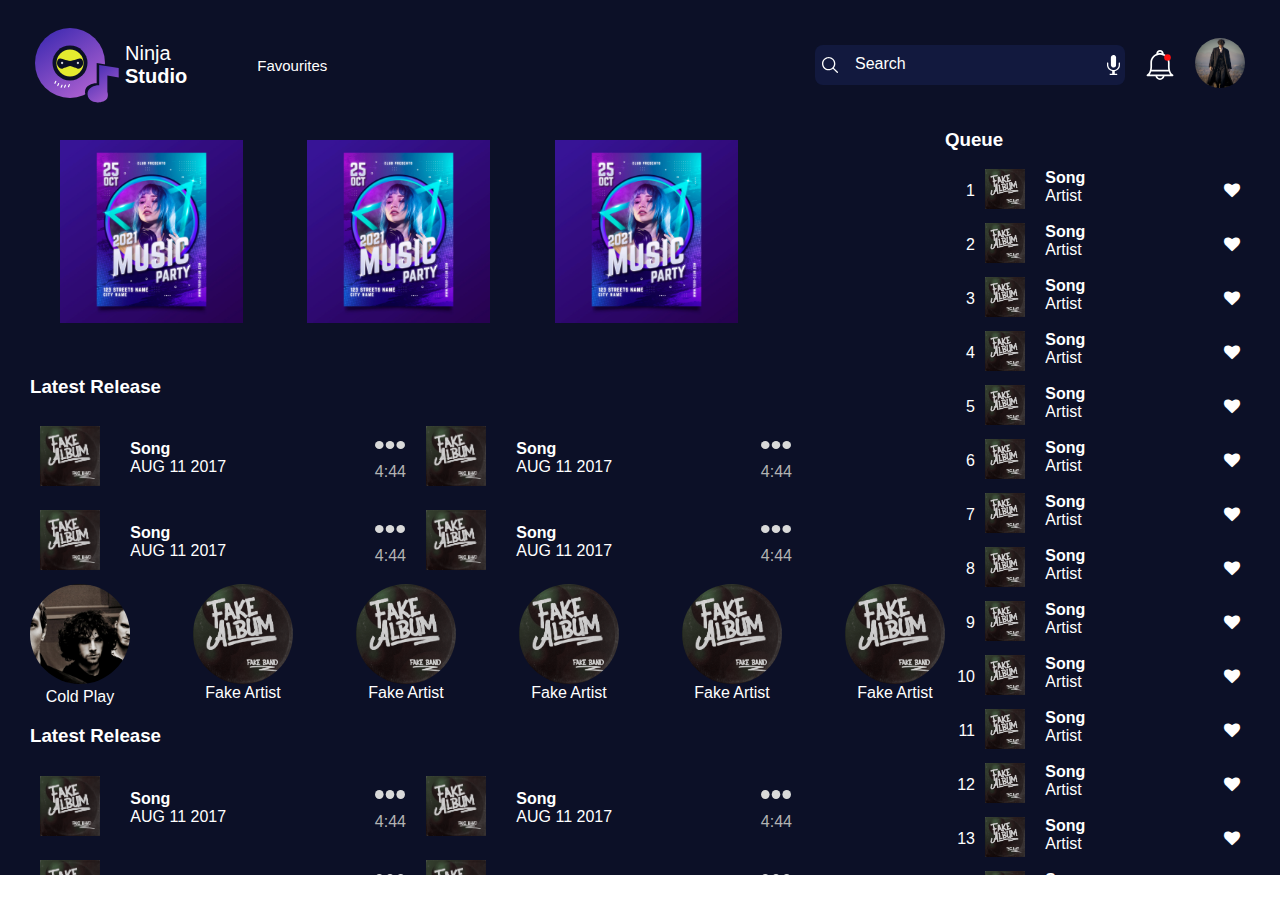
<file: index.html>
<!DOCTYPE html>
<html lang="en">
<head>
    <meta charset="UTF-8">
    <meta http-equiv="X-UA-Compatible" content="IE=edge">
    <meta name="viewport" content="width=device-width, initial-scale=1.0">
    <title>Document</title>
    <link rel="stylesheet" href="https://cdnjs.cloudflare.com/ajax/libs/font-awesome/4.7.0/css/font-awesome.min.css">
    <link rel="stylesheet" href="styles/main.css">
</head>
<body>
    <div class="main-container">
        <div class="header-container">
            <div class="header-left-section">
                <div class="header-logo-section">
                    <img class="header-logo header-logo-rotate" src="images/Ninja Studio Logo Part.svg" alt="Ninja Studio Logo"/>
                    <img class="header-logo header-logo-norotate" src="images/Music Logo Part.svg" alt="Ninja Studio Logo"/>
                </div>
                <!-- <img class="header-logo" src="images/Ninja Studio Logo.svg" alt="Ninja Studio Logo"/> -->
                <div class="header-name">
                    <span class="header-name-p1">Ninja</span>
                    <span class="header-name-p2">Studio</span>
                </div>
                <a href="#" class="header-fav">Favourites</a>
                <div class="search-grow-div"></div>
                <img src="images/Nav sign.svg" alt="Nav sign" class="header-nav-icon">
            </div>
            <div class="header-right-section">
                <div class="search-bar">
                    <img src="images/search icon.svg" alt="Search icon" class="search-icon">
                    <span class="search-content">Search</span>
                    <div class="search-grow-div"></div>
                    <img src="images/mic icon.svg" alt="Mic icon" class="search-icon">
                </div>
                <img src="images/notification icon.svg" alt="Notification icon" class="notification-icon">
                <a href="#">
                    <img src="images/profile pic.png" alt="Profile Pic" class="profile-icon">
                </a>
            </div>
        </div>
        <div class="content-container">
            <div class="homepage-content-container content-left-container">
                <div class="top-image-container">
                    <img src="images/home page carousel.jpg" alt="" class="top-image image-zoom">
                    <img src="images/home page carousel.jpg" alt="" class="top-image image-zoom">
                    <img src="images/home page carousel.jpg" alt="" class="top-image image-zoom">
                </div>
                <div class="latest-release-container">
                    <h3 class="latest-release-heading">Latest Release</h3>
                    <div class="latest-release-albums-container">
                        <div class="latest-release-album">
                            <a href="#player-container">
                                <img src="images/FakeAlbumCover.png" alt="Album Cover" class="latest-release-album-img"/>
                            </a>
                            <div class="latest-release-album-name">
                                <strong>Song</strong><br> AUG 11 2017
                            </div>
                            <div class="latest-release-album-grow"></div>
                            <div class="latest-release-album-last">
                                <div class="latest-release-album-options">
                                    <img src="images/Options SVG.svg" alt="Options Image">
                                </div>
                                <div class="latest-release-album-time">
                                    4:44
                                </div>
                            </div>
                        </div>
                        <div class="latest-release-album">
                            <a href="#player-container">
                                <img src="images/FakeAlbumCover.png" alt="Album Cover" class="latest-release-album-img"/>
                            </a>
                            <div class="latest-release-album-name">
                                <strong>Song</strong><br> AUG 11 2017
                            </div>
                            <div class="latest-release-album-grow"></div>
                            <div class="latest-release-album-last">
                                <div class="latest-release-album-options">
                                    <img src="images/Options SVG.svg" alt="Options Image">
                                </div>
                                <div class="latest-release-album-time">
                                    4:44
                                </div>
                            </div>
                        </div>
                        <div class="latest-release-album">
                            <a href="#player-container">
                                <img src="images/FakeAlbumCover.png" alt="Album Cover" class="latest-release-album-img"/>
                            </a>
                            <div class="latest-release-album-name">
                                <strong>Song</strong><br> AUG 11 2017
                            </div>
                            <div class="latest-release-album-grow"></div>
                            <div class="latest-release-album-last">
                                <div class="latest-release-album-options">
                                    <img src="images/Options SVG.svg" alt="Options Image">
                                </div>
                                <div class="latest-release-album-time">
                                    4:44
                                </div>
                            </div>
                        </div>
                        <div class="latest-release-album">
                            <a href="#player-container">
                                <img src="images/FakeAlbumCover.png" alt="Album Cover" class="latest-release-album-img"/>
                            </a>
                            <div class="latest-release-album-name">
                                <strong>Song</strong><br> AUG 11 2017
                            </div>
                            <div class="latest-release-album-grow"></div>
                            <div class="latest-release-album-last">
                                <div class="latest-release-album-options">
                                    <img src="images/Options SVG.svg" alt="Options Image">
                                </div>
                                <div class="latest-release-album-time">
                                    4:44
                                </div>
                            </div>
                        </div>
                    </div>
                </div>
                <div class="artist-container">
                    <div class="artist-image-container">
                        <a href="coldplay.html">
                            <img src="images/coldplay poster.png" alt="Coldplay Poster" class="artist-image">
                        </a>
                        <div class="artist-name">Cold Play</div>
                    </div>
                    <div class="artist-image-container">
                        <img src="images/FakeAlbumCover.png" alt="Fake Poster" class="artist-image">
                        <div class="artist-name">Fake Artist</div>
                    </div>
                    <div class="artist-image-container">
                        <img src="images/FakeAlbumCover.png" alt="Fake Poster" class="artist-image">
                        <div class="artist-name">Fake Artist</div>
                    </div>
                    <div class="artist-image-container">
                        <img src="images/FakeAlbumCover.png" alt="Fake Poster" class="artist-image">
                        <div class="artist-name">Fake Artist</div>
                    </div>
                    <div class="artist-image-container">
                        <img src="images/FakeAlbumCover.png" alt="Fake Poster" class="artist-image">
                        <div class="artist-name">Fake Artist</div>
                    </div>
                    <div class="artist-image-container">
                        <img src="images/FakeAlbumCover.png" alt="Fake Poster" class="artist-image">
                        <div class="artist-name">Fake Artist</div>
                    </div>
                </div>
                <div class="latest-release-container">
                    <h3 class="latest-release-heading">Latest Release</h3>
                    <div class="latest-release-albums-container">
                        <div class="latest-release-album">
                            <a href="#player-container">
                                <img src="images/FakeAlbumCover.png" alt="Album Cover" class="latest-release-album-img"/>
                            </a>
                            <div class="latest-release-album-name">
                                <strong>Song</strong><br> AUG 11 2017
                            </div>
                            <div class="latest-release-album-grow"></div>
                            <div class="latest-release-album-last">
                                <div class="latest-release-album-options">
                                    <img src="images/Options SVG.svg" alt="Options Image">
                                </div>
                                <div class="latest-release-album-time">
                                    4:44
                                </div>
                            </div>
                        </div>
                        <div class="latest-release-album">
                            <a href="#player-container">
                                <img src="images/FakeAlbumCover.png" alt="Album Cover" class="latest-release-album-img"/>
                            </a>
                            <div class="latest-release-album-name">
                                <strong>Song</strong><br> AUG 11 2017
                            </div>
                            <div class="latest-release-album-grow"></div>
                            <div class="latest-release-album-last">
                                <div class="latest-release-album-options">
                                    <img src="images/Options SVG.svg" alt="Options Image">
                                </div>
                                <div class="latest-release-album-time">
                                    4:44
                                </div>
                            </div>
                        </div>
                        <div class="latest-release-album">
                            <a href="#player-container">
                                <img src="images/FakeAlbumCover.png" alt="Album Cover" class="latest-release-album-img"/>
                            </a>
                            <div class="latest-release-album-name">
                                <strong>Song</strong><br> AUG 11 2017
                            </div>
                            <div class="latest-release-album-grow"></div>
                            <div class="latest-release-album-last">
                                <div class="latest-release-album-options">
                                    <img src="images/Options SVG.svg" alt="Options Image">
                                </div>
                                <div class="latest-release-album-time">
                                    4:44
                                </div>
                            </div>
                        </div>
                        <div class="latest-release-album">
                            <a href="#player-container">
                                <img src="images/FakeAlbumCover.png" alt="Album Cover" class="latest-release-album-img"/>
                            </a>
                            <div class="latest-release-album-name">
                                <strong>Song</strong><br> AUG 11 2017
                            </div>
                            <div class="latest-release-album-grow"></div>
                            <div class="latest-release-album-last">
                                <div class="latest-release-album-options">
                                    <img src="images/Options SVG.svg" alt="Options Image">
                                </div>
                                <div class="latest-release-album-time">
                                    4:44
                                </div>
                            </div>
                        </div>
                    </div>
                </div>
                <div class="latest-release-container">
                    <h3 class="latest-release-heading">Latest Release</h3>
                    <div class="latest-release-albums-container">
                        <div class="latest-release-album">
                            <a href="#player-container">
                                <img src="images/FakeAlbumCover.png" alt="Album Cover" class="latest-release-album-img"/>
                            </a>
                            <div class="latest-release-album-name">
                                <strong>Song</strong><br> AUG 11 2017
                            </div>
                            <div class="latest-release-album-grow"></div>
                            <div class="latest-release-album-last">
                                <div class="latest-release-album-options">
                                    <img src="images/Options SVG.svg" alt="Options Image">
                                </div>
                                <div class="latest-release-album-time">
                                    4:44
                                </div>
                            </div>
                        </div>
                        <div class="latest-release-album">
                            <a href="#player-container">
                                <img src="images/FakeAlbumCover.png" alt="Album Cover" class="latest-release-album-img"/>
                            </a>
                            <div class="latest-release-album-name">
                                <strong>Song</strong><br> AUG 11 2017
                            </div>
                            <div class="latest-release-album-grow"></div>
                            <div class="latest-release-album-last">
                                <div class="latest-release-album-options">
                                    <img src="images/Options SVG.svg" alt="Options Image">
                                </div>
                                <div class="latest-release-album-time">
                                    4:44
                                </div>
                            </div>
                        </div>
                        <div class="latest-release-album">
                            <a href="#player-container">
                                <img src="images/FakeAlbumCover.png" alt="Album Cover" class="latest-release-album-img"/>
                            </a>
                            <div class="latest-release-album-name">
                                <strong>Song</strong><br> AUG 11 2017
                            </div>
                            <div class="latest-release-album-grow"></div>
                            <div class="latest-release-album-last">
                                <div class="latest-release-album-options">
                                    <img src="images/Options SVG.svg" alt="Options Image">
                                </div>
                                <div class="latest-release-album-time">
                                    4:44
                                </div>
                            </div>
                        </div>
                        <div class="latest-release-album">
                            <a href="#player-container">
                                <img src="images/FakeAlbumCover.png" alt="Album Cover" class="latest-release-album-img"/>
                            </a>
                            <div class="latest-release-album-name">
                                <strong>Song</strong><br> AUG 11 2017
                            </div>
                            <div class="latest-release-album-grow"></div>
                            <div class="latest-release-album-last">
                                <div class="latest-release-album-options">
                                    <img src="images/Options SVG.svg" alt="Options Image">
                                </div>
                                <div class="latest-release-album-time">
                                    4:44
                                </div>
                            </div>
                        </div>
                    </div>
                </div>
                <div class="latest-release-container">
                    <h3 class="latest-release-heading">Latest Release</h3>
                    <div class="latest-release-albums-container">
                        <div class="latest-release-album">
                            <a href="#player-container">
                                <img src="images/FakeAlbumCover.png" alt="Album Cover" class="latest-release-album-img"/>
                            </a>
                            <div class="latest-release-album-name">
                                <strong>Song</strong><br> AUG 11 2017
                            </div>
                            <div class="latest-release-album-grow"></div>
                            <div class="latest-release-album-last">
                                <div class="latest-release-album-options">
                                    <img src="images/Options SVG.svg" alt="Options Image">
                                </div>
                                <div class="latest-release-album-time">
                                    4:44
                                </div>
                            </div>
                        </div>
                        <div class="latest-release-album">
                            <a href="#player-container">
                                <img src="images/FakeAlbumCover.png" alt="Album Cover" class="latest-release-album-img"/>
                            </a>
                            <div class="latest-release-album-name">
                                <strong>Song</strong><br> AUG 11 2017
                            </div>
                            <div class="latest-release-album-grow"></div>
                            <div class="latest-release-album-last">
                                <div class="latest-release-album-options">
                                    <img src="images/Options SVG.svg" alt="Options Image">
                                </div>
                                <div class="latest-release-album-time">
                                    4:44
                                </div>
                            </div>
                        </div>
                        <div class="latest-release-album">
                            <a href="#player-container">
                                <img src="images/FakeAlbumCover.png" alt="Album Cover" class="latest-release-album-img"/>
                            </a>
                            <div class="latest-release-album-name">
                                <strong>Song</strong><br> AUG 11 2017
                            </div>
                            <div class="latest-release-album-grow"></div>
                            <div class="latest-release-album-last">
                                <div class="latest-release-album-options">
                                    <img src="images/Options SVG.svg" alt="Options Image">
                                </div>
                                <div class="latest-release-album-time">
                                    4:44
                                </div>
                            </div>
                        </div>
                        <div class="latest-release-album">
                            <a href="#player-container">
                                <img src="images/FakeAlbumCover.png" alt="Album Cover" class="latest-release-album-img"/>
                            </a>
                            <div class="latest-release-album-name">
                                <strong>Song</strong><br> AUG 11 2017
                            </div>
                            <div class="latest-release-album-grow"></div>
                            <div class="latest-release-album-last">
                                <div class="latest-release-album-options">
                                    <img src="images/Options SVG.svg" alt="Options Image">
                                </div>
                                <div class="latest-release-album-time">
                                    4:44
                                </div>
                            </div>
                        </div>
                    </div>
                </div>
            </div>
            <div class="homepage-content-container content-right-container">
                <aside class="content-right-queue-container">
                    <h3 class="content-right-queue-name">Queue</h3>
                    <div class="aside-albums-container">
                        <div class="aside-album">
                            <div class="album-div">1</div>
                            <a href="#player-container">
                                <img src="images/FakeAlbumCover.png" alt="Album Cover" class="album-img"/>
                            </a>
                            <div class="album-div-flex">
                                <div class="album-song-name">Song</div>
                                <div class="album-atrist-name">Artist</div>
                            </div>
                            <div class="album-grow"></div>
                            <div class="album-div">
                                <i class="fa fa-heart"></i>
                            </div>
                        </div>
                        <div class="aside-album">
                            <div class="album-div">2</div>
                            <a href="#player-container">
                                <img src="images/FakeAlbumCover.png" alt="Album Cover" class="album-img"/>
                            </a>
                            <div class="album-div-flex">
                                <div class="album-song-name">Song</div>
                                <div class="album-atrist-name">Artist</div>
                            </div>
                            <div class="album-grow"></div>
                            <div class="album-div">
                                <i class="fa fa-heart"></i>
                            </div>
                        </div>
                        <div class="aside-album">
                            <div class="album-div">3</div>
                            <a href="#player-container">
                                <img src="images/FakeAlbumCover.png" alt="Album Cover" class="album-img"/>
                            </a>
                            <div class="album-div-flex">
                                <div class="album-song-name">Song</div>
                                <div class="album-atrist-name">Artist</div>
                            </div>
                            <div class="album-grow"></div>
                            <div class="album-div">
                                <i class="fa fa-heart"></i>
                            </div>
                        </div>
                        <div class="aside-album">
                            <div class="album-div">4</div>
                            <a href="#player-container">
                                <img src="images/FakeAlbumCover.png" alt="Album Cover" class="album-img"/>
                            </a>
                            <div class="album-div-flex">
                                <div class="album-song-name">Song</div>
                                <div class="album-atrist-name">Artist</div>
                            </div>
                            <div class="album-grow"></div>
                            <div class="album-div">
                                <i class="fa fa-heart"></i>
                            </div>
                        </div>
                        <div class="aside-album">
                            <div class="album-div">5</div>
                            <a href="#player-container">
                                <img src="images/FakeAlbumCover.png" alt="Album Cover" class="album-img"/>
                            </a>
                            <div class="album-div-flex">
                                <div class="album-song-name">Song</div>
                                <div class="album-atrist-name">Artist</div>
                            </div>
                            <div class="album-grow"></div>
                            <div class="album-div">
                                <i class="fa fa-heart"></i>
                            </div>
                        </div>
                        <div class="aside-album">
                            <div class="album-div">6</div>
                            <a href="#player-container">
                                <img src="images/FakeAlbumCover.png" alt="Album Cover" class="album-img"/>
                            </a>
                            <div class="album-div-flex">
                                <div class="album-song-name">Song</div>
                                <div class="album-atrist-name">Artist</div>
                            </div>
                            <div class="album-grow"></div>
                            <div class="album-div">
                                <i class="fa fa-heart"></i>
                            </div>
                        </div>
                        <div class="aside-album">
                            <div class="album-div">7</div>
                            <a href="#player-container">
                                <img src="images/FakeAlbumCover.png" alt="Album Cover" class="album-img"/>
                            </a>
                            <div class="album-div-flex">
                                <div class="album-song-name">Song</div>
                                <div class="album-atrist-name">Artist</div>
                            </div>
                            <div class="album-grow"></div>
                            <div class="album-div">
                                <i class="fa fa-heart"></i>
                            </div>
                        </div>
                        <div class="aside-album">
                            <div class="album-div">8</div>
                            <a href="#player-container">
                                <img src="images/FakeAlbumCover.png" alt="Album Cover" class="album-img"/>
                            </a>
                            <div class="album-div-flex">
                                <div class="album-song-name">Song</div>
                                <div class="album-atrist-name">Artist</div>
                            </div>
                            <div class="album-grow"></div>
                            <div class="album-div">
                                <i class="fa fa-heart"></i>
                            </div>
                        </div>
                        <div class="aside-album">
                            <div class="album-div">9</div>
                            <a href="#player-container">
                                <img src="images/FakeAlbumCover.png" alt="Album Cover" class="album-img"/>
                            </a>
                            <div class="album-div-flex">
                                <div class="album-song-name">Song</div>
                                <div class="album-atrist-name">Artist</div>
                            </div>
                            <div class="album-grow"></div>
                            <div class="album-div">
                                <i class="fa fa-heart"></i>
                            </div>
                        </div>
                        <div class="aside-album">
                            <div class="album-div">10</div>
                            <a href="#player-container">
                                <img src="images/FakeAlbumCover.png" alt="Album Cover" class="album-img"/>
                            </a>
                            <div class="album-div-flex">
                                <div class="album-song-name">Song</div>
                                <div class="album-atrist-name">Artist</div>
                            </div>
                            <div class="album-grow"></div>
                            <div class="album-div">
                                <i class="fa fa-heart"></i>
                            </div>
                        </div>
                        <div class="aside-album">
                            <div class="album-div">11</div>
                            <a href="#player-container">
                                <img src="images/FakeAlbumCover.png" alt="Album Cover" class="album-img"/>
                            </a>
                            <div class="album-div-flex">
                                <div class="album-song-name">Song</div>
                                <div class="album-atrist-name">Artist</div>
                            </div>
                            <div class="album-grow"></div>
                            <div class="album-div">
                                <i class="fa fa-heart"></i>
                            </div>
                        </div>
                        <div class="aside-album">
                            <div class="album-div">12</div>
                            <a href="#player-container">
                                <img src="images/FakeAlbumCover.png" alt="Album Cover" class="album-img"/>
                            </a>
                            <div class="album-div-flex">
                                <div class="album-song-name">Song</div>
                                <div class="album-atrist-name">Artist</div>
                            </div>
                            <div class="album-grow"></div>
                            <div class="album-div">
                                <i class="fa fa-heart"></i>
                            </div>
                        </div>
                        <div class="aside-album">
                            <div class="album-div">13</div>
                            <a href="#player-container">
                                <img src="images/FakeAlbumCover.png" alt="Album Cover" class="album-img"/>
                            </a>
                            <div class="album-div-flex">
                                <div class="album-song-name">Song</div>
                                <div class="album-atrist-name">Artist</div>
                            </div>
                            <div class="album-grow"></div>
                            <div class="album-div">
                                <i class="fa fa-heart"></i>
                            </div>
                        </div>
                        <div class="aside-album">
                            <div class="album-div">14</div>
                            <a href="#player-container">
                                <img src="images/FakeAlbumCover.png" alt="Album Cover" class="album-img"/>
                            </a>
                            <div class="album-div-flex">
                                <div class="album-song-name">Song</div>
                                <div class="album-atrist-name">Artist</div>
                            </div>
                            <div class="album-grow"></div>
                            <div class="album-div">
                                <i class="fa fa-heart"></i>
                            </div>
                        </div>
                        <div class="aside-album">
                            <div class="album-div">15</div>
                            <a href="#player-container">
                                <img src="images/FakeAlbumCover.png" alt="Album Cover" class="album-img"/>
                            </a>
                            <div class="album-div-flex">
                                <div class="album-song-name">Song</div>
                                <div class="album-atrist-name">Artist</div>
                            </div>
                            <div class="album-grow"></div>
                            <div class="album-div">
                                <i class="fa fa-heart"></i>
                            </div>
                        </div>
                        <div class="aside-album">
                            <div class="album-div">16</div>
                            <a href="#player-container">
                                <img src="images/FakeAlbumCover.png" alt="Album Cover" class="album-img"/>
                            </a>
                            <div class="album-div-flex">
                                <div class="album-song-name">Song</div>
                                <div class="album-atrist-name">Artist</div>
                            </div>
                            <div class="album-grow"></div>
                            <div class="album-div">
                                <i class="fa fa-heart"></i>
                            </div>
                        </div>
                        <div class="aside-album">
                            <div class="album-div">17</div>
                            <a href="#player-container">
                                <img src="images/FakeAlbumCover.png" alt="Album Cover" class="album-img"/>
                            </a>
                            <div class="album-div-flex">
                                <div class="album-song-name">Song</div>
                                <div class="album-atrist-name">Artist</div>
                            </div>
                            <div class="album-grow"></div>
                            <div class="album-div">
                                <i class="fa fa-heart"></i>
                            </div>
                        </div>
                        <div class="aside-album">
                            <div class="album-div">18</div>
                            <a href="#player-container">
                                <img src="images/FakeAlbumCover.png" alt="Album Cover" class="album-img"/>
                            </a>
                            <div class="album-div-flex">
                                <div class="album-song-name">Song</div>
                                <div class="album-atrist-name">Artist</div>
                            </div>
                            <div class="album-grow"></div>
                            <div class="album-div">
                                <i class="fa fa-heart"></i>
                            </div>
                        </div>
                        <div class="aside-album">
                            <div class="album-div">19</div>
                            <a href="#player-container">
                                <img src="images/FakeAlbumCover.png" alt="Album Cover" class="album-img"/>
                            </a>
                            <div class="album-div-flex">
                                <div class="album-song-name">Song</div>
                                <div class="album-atrist-name">Artist</div>
                            </div>
                            <div class="album-grow"></div>
                            <div class="album-div">
                                <i class="fa fa-heart"></i>
                            </div>
                        </div>
                        <div class="aside-album">
                            <div class="album-div">20</div>
                            <a href="#player-container">
                                <img src="images/FakeAlbumCover.png" alt="Album Cover" class="album-img"/>
                            </a>
                            <div class="album-div-flex">
                                <div class="album-song-name">Song</div>
                                <div class="album-atrist-name">Artist</div>
                            </div>
                            <div class="album-grow"></div>
                            <div class="album-div">
                                <i class="fa fa-heart"></i>
                            </div>
                        </div>
                        <div class="aside-album">
                            <div class="album-div">21</div>
                            <a href="#player-container">
                                <img src="images/FakeAlbumCover.png" alt="Album Cover" class="album-img"/>
                            </a>
                            <div class="album-div-flex">
                                <div class="album-song-name">Song</div>
                                <div class="album-atrist-name">Artist</div>
                            </div>
                            <div class="album-grow"></div>
                            <div class="album-div">
                                <i class="fa fa-heart"></i>
                            </div>
                        </div>
                        <div class="aside-album">
                            <div class="album-div">22</div>
                            <a href="#player-container">
                                <img src="images/FakeAlbumCover.png" alt="Album Cover" class="album-img"/>
                            </a>
                            <div class="album-div-flex">
                                <div class="album-song-name">Song</div>
                                <div class="album-atrist-name">Artist</div>
                            </div>
                            <div class="album-grow"></div>
                            <div class="album-div">
                                <i class="fa fa-heart"></i>
                            </div>
                        </div>
                        <div class="aside-album">
                            <div class="album-div">23</div>
                            <a href="#player-container">
                                <img src="images/FakeAlbumCover.png" alt="Album Cover" class="album-img"/>
                            </a>
                            <div class="album-div-flex">
                                <div class="album-song-name">Song</div>
                                <div class="album-atrist-name">Artist</div>
                            </div>
                            <div class="album-grow"></div>
                            <div class="album-div">
                                <i class="fa fa-heart"></i>
                            </div>
                        </div>
                        <div class="aside-album">
                            <div class="album-div">24</div>
                            <a href="#player-container">
                                <img src="images/FakeAlbumCover.png" alt="Album Cover" class="album-img"/>
                            </a>
                            <div class="album-div-flex">
                                <div class="album-song-name">Song</div>
                                <div class="album-atrist-name">Artist</div>
                            </div>
                            <div class="album-grow"></div>
                            <div class="album-div">
                                <i class="fa fa-heart"></i>
                            </div>
                        </div>
                        <div class="aside-album">
                            <div class="album-div">25</div>
                            <a href="#player-container">
                                <img src="images/FakeAlbumCover.png" alt="Album Cover" class="album-img"/>
                            </a>
                            <div class="album-div-flex">
                                <div class="album-song-name">Song</div>
                                <div class="album-atrist-name">Artist</div>
                            </div>
                            <div class="album-grow"></div>
                            <div class="album-div">
                                <i class="fa fa-heart"></i>
                            </div>
                        </div>
                        <div class="aside-album">
                            <div class="album-div">26</div>
                            <a href="#player-container">
                                <img src="images/FakeAlbumCover.png" alt="Album Cover" class="album-img"/>
                            </a>
                            <div class="album-div-flex">
                                <div class="album-song-name">Song</div>
                                <div class="album-atrist-name">Artist</div>
                            </div>
                            <div class="album-grow"></div>
                            <div class="album-div">
                                <i class="fa fa-heart"></i>
                            </div>
                        </div>
                        <div class="aside-album">
                            <div class="album-div">27</div>
                            <a href="#player-container">
                                <img src="images/FakeAlbumCover.png" alt="Album Cover" class="album-img"/>
                            </a>
                            <div class="album-div-flex">
                                <div class="album-song-name">Song</div>
                                <div class="album-atrist-name">Artist</div>
                            </div>
                            <div class="album-grow"></div>
                            <div class="album-div">
                                <i class="fa fa-heart"></i>
                            </div>
                        </div>
                        <div class="aside-album">
                            <div class="album-div">28</div>
                            <a href="#player-container">
                                <img src="images/FakeAlbumCover.png" alt="Album Cover" class="album-img"/>
                            </a>
                            <div class="album-div-flex">
                                <div class="album-song-name">Song</div>
                                <div class="album-atrist-name">Artist</div>
                            </div>
                            <div class="album-grow"></div>
                            <div class="album-div">
                                <i class="fa fa-heart"></i>
                            </div>
                        </div>
                    </div>
                </aside>
            </div>

        </div>
        <div id="player-container" class="player-container">
            <div class="player-left-container">
                <img src="images/FakeAlbumCover.png" alt="Song Image" class="player-song-image">
                <div class="player-song-info">
                    <div class="player-song-name">Song</div>
                    <div class="player-song-artist">Artist</div>
                </div>
                <i class="fa fa-heart"></i>
            </div>
            <div class="player-grow"></div>
            <div class="player-center-container">
                <div class="player-buttons">
                    <img src="images/Player Buttons.svg" alt="Player Buttons">
                </div>
                <div class="player-progress-bar">
                    <span class="player-progress-bar-time">1:39</span>
                    <img src="images/Progress Bar.svg" alt="Progress Bar">
                    <span class="player-progress-bar-time">4:44</span>
                </div>
            </div>
            <div class="player-grow"></div>
        </div>
    </div>
</body>
</html>
</file>
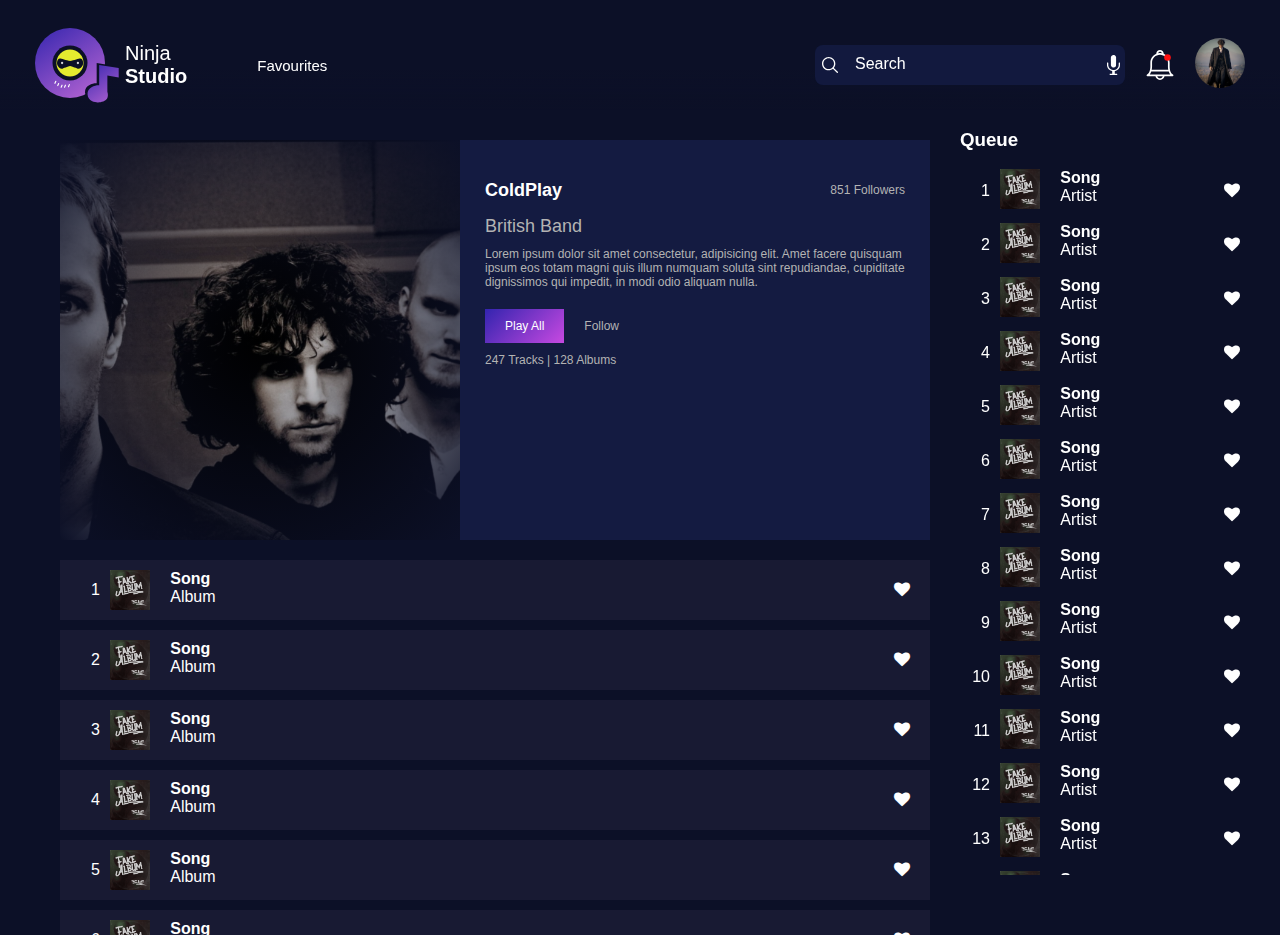
<file: coldplay.html>
<!DOCTYPE html>
<html lang="en">
<head>
    <meta charset="UTF-8">
    <meta http-equiv="X-UA-Compatible" content="IE=edge">
    <meta name="viewport" content="width=device-width, initial-scale=1.0">
    <title>Document</title>
    <link rel="stylesheet" href="https://cdnjs.cloudflare.com/ajax/libs/font-awesome/4.7.0/css/font-awesome.min.css">
    <link rel="stylesheet" href="styles/main.css">
</head>
<body>
    <div class="main-container">
        <div class="header-container">
            <div class="header-left-section">
                <div class="header-logo-section">
                    <img class="header-logo header-logo-rotate" src="images/Ninja Studio Logo Part.svg" alt="Ninja Studio Logo"/>
                    <img class="header-logo header-logo-norotate" src="images/Music Logo Part.svg" alt="Ninja Studio Logo"/>
                </div>
                <!-- <img class="header-logo" src="images/Ninja Studio Logo.svg" alt="Ninja Studio Logo"/> -->
                <div class="header-name">
                    <span class="header-name-p1">Ninja</span>
                    <span class="header-name-p2">Studio</span>
                </div>
                <a href="#" class="header-fav">Favourites</a>
                <div class="search-grow-div"></div>
                <img src="images/Nav sign.svg" alt="Nav sign" class="header-nav-icon">
            </div>
            <div class="header-right-section">
                <div class="search-bar">
                    <img src="images/search icon.svg" alt="Search icon" class="search-icon">
                    <span class="search-content">Search</span>
                    <div class="search-grow-div"></div>
                    <img src="images/mic icon.svg" alt="Mic icon" class="search-icon">
                </div>
                <img src="images/notification icon.svg" alt="Notification icon" class="notification-icon">
                <a href="#">
                    <img src="images/profile pic.png" alt="Profile Pic" class="profile-icon">
                </a>
            </div>
        </div>
        <div class="content-container">
            <div class="playlist-content-container content-left-container">
                <div class="artist-info-card-container">
                    <div class="artist-image">
                        <img src="images/coldplay poster.png" alt="Cold play Poster">
                        <div class="artist-image-grad"></div>
                    </div>
                    <div class="artist-info-container">
                        <div class="artist-info-top">
                            <div class="artrist-info-name">
                                <h2>ColdPlay</h2>
                            </div>
                            <div class="artrist-info-grow"></div>
                            <div class="artrist-info-followers">
                                851 Followers
                            </div>
                        </div>
                        <div class="artist-genre">British Band</div>
                        <div class="artist-bio">
                            Lorem ipsum dolor sit amet consectetur, adipisicing elit. Amet facere quisquam ipsum eos totam magni quis illum numquam soluta sint repudiandae, cupiditate dignissimos qui impedit, in modi odio aliquam nulla.
                        </div>
                        <div class="artist-info-bottom">
                            <div class="artist-play-all">
                                Play All
                            </div>
                            <div class="artist-follow">
                                Follow
                            </div>
                            <div class="artist-grow"></div>
                        </div>
                        <div class="artist-track-info">
                            247 Tracks | 128 Albums
                        </div>
                    </div>
                </div>
                <div class="artist-playlist-container">
                    <div class="artist-playlist-song-container">
                        <div class="artist-playlist-song-div">1</div>
                        <img src="images/FakeAlbumCover.png" alt="Album Cover" class="artist-playlist-song-img"/>
                        <div class="artist-playlist-song-div-flex">
                            <div class="artist-playlist-song-song-name">Song</div>
                            <div class="artist-playlist-song-atrist-name">Album</div>
                        </div>
                        <div class="artist-playlist-song-grow"></div>
                        <div class="artist-playlist-song-div">
                            <i class="fa fa-heart"></i>
                        </div>
                    </div>
                    <div class="artist-playlist-song-container">
                        <div class="artist-playlist-song-div">2</div>
                        <img src="images/FakeAlbumCover.png" alt="Album Cover" class="artist-playlist-song-img"/>
                        <div class="artist-playlist-song-div-flex">
                            <div class="artist-playlist-song-song-name">Song</div>
                            <div class="artist-playlist-song-atrist-name">Album</div>
                        </div>
                        <div class="artist-playlist-song-grow"></div>
                        <div class="artist-playlist-song-div">
                            <i class="fa fa-heart"></i>
                        </div>
                    </div>
                    <div class="artist-playlist-song-container">
                        <div class="artist-playlist-song-div">3</div>
                        <img src="images/FakeAlbumCover.png" alt="Album Cover" class="artist-playlist-song-img"/>
                        <div class="artist-playlist-song-div-flex">
                            <div class="artist-playlist-song-song-name">Song</div>
                            <div class="artist-playlist-song-atrist-name">Album</div>
                        </div>
                        <div class="artist-playlist-song-grow"></div>
                        <div class="artist-playlist-song-div">
                            <i class="fa fa-heart"></i>
                        </div>
                    </div>
                    <div class="artist-playlist-song-container">
                        <div class="artist-playlist-song-div">4</div>
                        <img src="images/FakeAlbumCover.png" alt="Album Cover" class="artist-playlist-song-img"/>
                        <div class="artist-playlist-song-div-flex">
                            <div class="artist-playlist-song-song-name">Song</div>
                            <div class="artist-playlist-song-atrist-name">Album</div>
                        </div>
                        <div class="artist-playlist-song-grow"></div>
                        <div class="artist-playlist-song-div">
                            <i class="fa fa-heart"></i>
                        </div>
                    </div>
                    <div class="artist-playlist-song-container">
                        <div class="artist-playlist-song-div">5</div>
                        <img src="images/FakeAlbumCover.png" alt="Album Cover" class="artist-playlist-song-img"/>
                        <div class="artist-playlist-song-div-flex">
                            <div class="artist-playlist-song-song-name">Song</div>
                            <div class="artist-playlist-song-atrist-name">Album</div>
                        </div>
                        <div class="artist-playlist-song-grow"></div>
                        <div class="artist-playlist-song-div">
                            <i class="fa fa-heart"></i>
                        </div>
                    </div>
                    <div class="artist-playlist-song-container">
                        <div class="artist-playlist-song-div">6</div>
                        <img src="images/FakeAlbumCover.png" alt="Album Cover" class="artist-playlist-song-img"/>
                        <div class="artist-playlist-song-div-flex">
                            <div class="artist-playlist-song-song-name">Song</div>
                            <div class="artist-playlist-song-atrist-name">Album</div>
                        </div>
                        <div class="artist-playlist-song-grow"></div>
                        <div class="artist-playlist-song-div">
                            <i class="fa fa-heart"></i>
                        </div>
                    </div>
                    <div class="artist-playlist-song-container">
                        <div class="artist-playlist-song-div">7</div>
                        <img src="images/FakeAlbumCover.png" alt="Album Cover" class="artist-playlist-song-img"/>
                        <div class="artist-playlist-song-div-flex">
                            <div class="artist-playlist-song-song-name">Song</div>
                            <div class="artist-playlist-song-atrist-name">Album</div>
                        </div>
                        <div class="artist-playlist-song-grow"></div>
                        <div class="artist-playlist-song-div">
                            <i class="fa fa-heart"></i>
                        </div>
                    </div>
                    <div class="artist-playlist-song-container">
                        <div class="artist-playlist-song-div">8</div>
                        <img src="images/FakeAlbumCover.png" alt="Album Cover" class="artist-playlist-song-img"/>
                        <div class="artist-playlist-song-div-flex">
                            <div class="artist-playlist-song-song-name">Song</div>
                            <div class="artist-playlist-song-atrist-name">Album</div>
                        </div>
                        <div class="artist-playlist-song-grow"></div>
                        <div class="artist-playlist-song-div">
                            <i class="fa fa-heart"></i>
                        </div>
                    </div>
                    <div class="artist-playlist-song-container">
                        <div class="artist-playlist-song-div">9</div>
                        <img src="images/FakeAlbumCover.png" alt="Album Cover" class="artist-playlist-song-img"/>
                        <div class="artist-playlist-song-div-flex">
                            <div class="artist-playlist-song-song-name">Song</div>
                            <div class="artist-playlist-song-atrist-name">Album</div>
                        </div>
                        <div class="artist-playlist-song-grow"></div>
                        <div class="artist-playlist-song-div">
                            <i class="fa fa-heart"></i>
                        </div>
                    </div>
                    <div class="artist-playlist-song-container">
                        <div class="artist-playlist-song-div">10</div>
                        <img src="images/FakeAlbumCover.png" alt="Album Cover" class="artist-playlist-song-img"/>
                        <div class="artist-playlist-song-div-flex">
                            <div class="artist-playlist-song-song-name">Song</div>
                            <div class="artist-playlist-song-atrist-name">Album</div>
                        </div>
                        <div class="artist-playlist-song-grow"></div>
                        <div class="artist-playlist-song-div">
                            <i class="fa fa-heart"></i>
                        </div>
                    </div>
                    <div class="artist-playlist-song-container">
                        <div class="artist-playlist-song-div">11</div>
                        <img src="images/FakeAlbumCover.png" alt="Album Cover" class="artist-playlist-song-img"/>
                        <div class="artist-playlist-song-div-flex">
                            <div class="artist-playlist-song-song-name">Song</div>
                            <div class="artist-playlist-song-atrist-name">Album</div>
                        </div>
                        <div class="artist-playlist-song-grow"></div>
                        <div class="artist-playlist-song-div">
                            <i class="fa fa-heart"></i>
                        </div>
                    </div>
                </div>
            </div>
            <div class="playlist-content-container content-right-container">
                <aside class="content-right-queue-container">
                    <h3 class="content-right-queue-name">Queue</h3>
                    <div class="aside-albums-container">
                        <div class="aside-album">
                            <div class="album-div">1</div>
                            <a href="#player-container">
                                <img src="images/FakeAlbumCover.png" alt="Album Cover" class="album-img"/>
                            </a>
                            <div class="album-div-flex">
                                <div class="album-song-name">Song</div>
                                <div class="album-atrist-name">Artist</div>
                            </div>
                            <div class="album-grow"></div>
                            <div class="album-div">
                                <i class="fa fa-heart"></i>
                            </div>
                        </div>
                        <div class="aside-album">
                            <div class="album-div">2</div>
                            <a href="#player-container">
                                <img src="images/FakeAlbumCover.png" alt="Album Cover" class="album-img"/>
                            </a>
                            <div class="album-div-flex">
                                <div class="album-song-name">Song</div>
                                <div class="album-atrist-name">Artist</div>
                            </div>
                            <div class="album-grow"></div>
                            <div class="album-div">
                                <i class="fa fa-heart"></i>
                            </div>
                        </div>
                        <div class="aside-album">
                            <div class="album-div">3</div>
                            <a href="#player-container">
                                <img src="images/FakeAlbumCover.png" alt="Album Cover" class="album-img"/>
                            </a>
                            <div class="album-div-flex">
                                <div class="album-song-name">Song</div>
                                <div class="album-atrist-name">Artist</div>
                            </div>
                            <div class="album-grow"></div>
                            <div class="album-div">
                                <i class="fa fa-heart"></i>
                            </div>
                        </div>
                        <div class="aside-album">
                            <div class="album-div">4</div>
                            <a href="#player-container">
                                <img src="images/FakeAlbumCover.png" alt="Album Cover" class="album-img"/>
                            </a>
                            <div class="album-div-flex">
                                <div class="album-song-name">Song</div>
                                <div class="album-atrist-name">Artist</div>
                            </div>
                            <div class="album-grow"></div>
                            <div class="album-div">
                                <i class="fa fa-heart"></i>
                            </div>
                        </div>
                        <div class="aside-album">
                            <div class="album-div">5</div>
                            <a href="#player-container">
                                <img src="images/FakeAlbumCover.png" alt="Album Cover" class="album-img"/>
                            </a>
                            <div class="album-div-flex">
                                <div class="album-song-name">Song</div>
                                <div class="album-atrist-name">Artist</div>
                            </div>
                            <div class="album-grow"></div>
                            <div class="album-div">
                                <i class="fa fa-heart"></i>
                            </div>
                        </div>
                        <div class="aside-album">
                            <div class="album-div">6</div>
                            <a href="#player-container">
                                <img src="images/FakeAlbumCover.png" alt="Album Cover" class="album-img"/>
                            </a>
                            <div class="album-div-flex">
                                <div class="album-song-name">Song</div>
                                <div class="album-atrist-name">Artist</div>
                            </div>
                            <div class="album-grow"></div>
                            <div class="album-div">
                                <i class="fa fa-heart"></i>
                            </div>
                        </div>
                        <div class="aside-album">
                            <div class="album-div">7</div>
                            <a href="#player-container">
                                <img src="images/FakeAlbumCover.png" alt="Album Cover" class="album-img"/>
                            </a>
                            <div class="album-div-flex">
                                <div class="album-song-name">Song</div>
                                <div class="album-atrist-name">Artist</div>
                            </div>
                            <div class="album-grow"></div>
                            <div class="album-div">
                                <i class="fa fa-heart"></i>
                            </div>
                        </div>
                        <div class="aside-album">
                            <div class="album-div">8</div>
                            <a href="#player-container">
                                <img src="images/FakeAlbumCover.png" alt="Album Cover" class="album-img"/>
                            </a>
                            <div class="album-div-flex">
                                <div class="album-song-name">Song</div>
                                <div class="album-atrist-name">Artist</div>
                            </div>
                            <div class="album-grow"></div>
                            <div class="album-div">
                                <i class="fa fa-heart"></i>
                            </div>
                        </div>
                        <div class="aside-album">
                            <div class="album-div">9</div>
                            <a href="#player-container">
                                <img src="images/FakeAlbumCover.png" alt="Album Cover" class="album-img"/>
                            </a>
                            <div class="album-div-flex">
                                <div class="album-song-name">Song</div>
                                <div class="album-atrist-name">Artist</div>
                            </div>
                            <div class="album-grow"></div>
                            <div class="album-div">
                                <i class="fa fa-heart"></i>
                            </div>
                        </div>
                        <div class="aside-album">
                            <div class="album-div">10</div>
                            <a href="#player-container">
                                <img src="images/FakeAlbumCover.png" alt="Album Cover" class="album-img"/>
                            </a>
                            <div class="album-div-flex">
                                <div class="album-song-name">Song</div>
                                <div class="album-atrist-name">Artist</div>
                            </div>
                            <div class="album-grow"></div>
                            <div class="album-div">
                                <i class="fa fa-heart"></i>
                            </div>
                        </div>
                        <div class="aside-album">
                            <div class="album-div">11</div>
                            <a href="#player-container">
                                <img src="images/FakeAlbumCover.png" alt="Album Cover" class="album-img"/>
                            </a>
                            <div class="album-div-flex">
                                <div class="album-song-name">Song</div>
                                <div class="album-atrist-name">Artist</div>
                            </div>
                            <div class="album-grow"></div>
                            <div class="album-div">
                                <i class="fa fa-heart"></i>
                            </div>
                        </div>
                        <div class="aside-album">
                            <div class="album-div">12</div>
                            <a href="#player-container">
                                <img src="images/FakeAlbumCover.png" alt="Album Cover" class="album-img"/>
                            </a>
                            <div class="album-div-flex">
                                <div class="album-song-name">Song</div>
                                <div class="album-atrist-name">Artist</div>
                            </div>
                            <div class="album-grow"></div>
                            <div class="album-div">
                                <i class="fa fa-heart"></i>
                            </div>
                        </div>
                        <div class="aside-album">
                            <div class="album-div">13</div>
                            <a href="#player-container">
                                <img src="images/FakeAlbumCover.png" alt="Album Cover" class="album-img"/>
                            </a>
                            <div class="album-div-flex">
                                <div class="album-song-name">Song</div>
                                <div class="album-atrist-name">Artist</div>
                            </div>
                            <div class="album-grow"></div>
                            <div class="album-div">
                                <i class="fa fa-heart"></i>
                            </div>
                        </div>
                        <div class="aside-album">
                            <div class="album-div">14</div>
                            <a href="#player-container">
                                <img src="images/FakeAlbumCover.png" alt="Album Cover" class="album-img"/>
                            </a>
                            <div class="album-div-flex">
                                <div class="album-song-name">Song</div>
                                <div class="album-atrist-name">Artist</div>
                            </div>
                            <div class="album-grow"></div>
                            <div class="album-div">
                                <i class="fa fa-heart"></i>
                            </div>
                        </div>
                        <div class="aside-album">
                            <div class="album-div">15</div>
                            <a href="#player-container">
                                <img src="images/FakeAlbumCover.png" alt="Album Cover" class="album-img"/>
                            </a>
                            <div class="album-div-flex">
                                <div class="album-song-name">Song</div>
                                <div class="album-atrist-name">Artist</div>
                            </div>
                            <div class="album-grow"></div>
                            <div class="album-div">
                                <i class="fa fa-heart"></i>
                            </div>
                        </div>
                        <div class="aside-album">
                            <div class="album-div">16</div>
                            <a href="#player-container">
                                <img src="images/FakeAlbumCover.png" alt="Album Cover" class="album-img"/>
                            </a>
                            <div class="album-div-flex">
                                <div class="album-song-name">Song</div>
                                <div class="album-atrist-name">Artist</div>
                            </div>
                            <div class="album-grow"></div>
                            <div class="album-div">
                                <i class="fa fa-heart"></i>
                            </div>
                        </div>
                        <div class="aside-album">
                            <div class="album-div">17</div>
                            <a href="#player-container">
                                <img src="images/FakeAlbumCover.png" alt="Album Cover" class="album-img"/>
                            </a>
                            <div class="album-div-flex">
                                <div class="album-song-name">Song</div>
                                <div class="album-atrist-name">Artist</div>
                            </div>
                            <div class="album-grow"></div>
                            <div class="album-div">
                                <i class="fa fa-heart"></i>
                            </div>
                        </div>
                        <div class="aside-album">
                            <div class="album-div">18</div>
                            <a href="#player-container">
                                <img src="images/FakeAlbumCover.png" alt="Album Cover" class="album-img"/>
                            </a>
                            <div class="album-div-flex">
                                <div class="album-song-name">Song</div>
                                <div class="album-atrist-name">Artist</div>
                            </div>
                            <div class="album-grow"></div>
                            <div class="album-div">
                                <i class="fa fa-heart"></i>
                            </div>
                        </div>
                        <div class="aside-album">
                            <div class="album-div">19</div>
                            <a href="#player-container">
                                <img src="images/FakeAlbumCover.png" alt="Album Cover" class="album-img"/>
                            </a>
                            <div class="album-div-flex">
                                <div class="album-song-name">Song</div>
                                <div class="album-atrist-name">Artist</div>
                            </div>
                            <div class="album-grow"></div>
                            <div class="album-div">
                                <i class="fa fa-heart"></i>
                            </div>
                        </div>
                        <div class="aside-album">
                            <div class="album-div">20</div>
                            <a href="#player-container">
                                <img src="images/FakeAlbumCover.png" alt="Album Cover" class="album-img"/>
                            </a>
                            <div class="album-div-flex">
                                <div class="album-song-name">Song</div>
                                <div class="album-atrist-name">Artist</div>
                            </div>
                            <div class="album-grow"></div>
                            <div class="album-div">
                                <i class="fa fa-heart"></i>
                            </div>
                        </div>
                        <div class="aside-album">
                            <div class="album-div">21</div>
                            <a href="#player-container">
                                <img src="images/FakeAlbumCover.png" alt="Album Cover" class="album-img"/>
                            </a>
                            <div class="album-div-flex">
                                <div class="album-song-name">Song</div>
                                <div class="album-atrist-name">Artist</div>
                            </div>
                            <div class="album-grow"></div>
                            <div class="album-div">
                                <i class="fa fa-heart"></i>
                            </div>
                        </div>
                        <div class="aside-album">
                            <div class="album-div">22</div>
                            <a href="#player-container">
                                <img src="images/FakeAlbumCover.png" alt="Album Cover" class="album-img"/>
                            </a>
                            <div class="album-div-flex">
                                <div class="album-song-name">Song</div>
                                <div class="album-atrist-name">Artist</div>
                            </div>
                            <div class="album-grow"></div>
                            <div class="album-div">
                                <i class="fa fa-heart"></i>
                            </div>
                        </div>
                        <div class="aside-album">
                            <div class="album-div">23</div>
                            <a href="#player-container">
                                <img src="images/FakeAlbumCover.png" alt="Album Cover" class="album-img"/>
                            </a>
                            <div class="album-div-flex">
                                <div class="album-song-name">Song</div>
                                <div class="album-atrist-name">Artist</div>
                            </div>
                            <div class="album-grow"></div>
                            <div class="album-div">
                                <i class="fa fa-heart"></i>
                            </div>
                        </div>
                        <div class="aside-album">
                            <div class="album-div">24</div>
                            <a href="#player-container">
                                <img src="images/FakeAlbumCover.png" alt="Album Cover" class="album-img"/>
                            </a>
                            <div class="album-div-flex">
                                <div class="album-song-name">Song</div>
                                <div class="album-atrist-name">Artist</div>
                            </div>
                            <div class="album-grow"></div>
                            <div class="album-div">
                                <i class="fa fa-heart"></i>
                            </div>
                        </div>
                        <div class="aside-album">
                            <div class="album-div">25</div>
                            <a href="#player-container">
                                <img src="images/FakeAlbumCover.png" alt="Album Cover" class="album-img"/>
                            </a>
                            <div class="album-div-flex">
                                <div class="album-song-name">Song</div>
                                <div class="album-atrist-name">Artist</div>
                            </div>
                            <div class="album-grow"></div>
                            <div class="album-div">
                                <i class="fa fa-heart"></i>
                            </div>
                        </div>
                        <div class="aside-album">
                            <div class="album-div">26</div>
                            <a href="#player-container">
                                <img src="images/FakeAlbumCover.png" alt="Album Cover" class="album-img"/>
                            </a>
                            <div class="album-div-flex">
                                <div class="album-song-name">Song</div>
                                <div class="album-atrist-name">Artist</div>
                            </div>
                            <div class="album-grow"></div>
                            <div class="album-div">
                                <i class="fa fa-heart"></i>
                            </div>
                        </div>
                        <div class="aside-album">
                            <div class="album-div">27</div>
                            <a href="#player-container">
                                <img src="images/FakeAlbumCover.png" alt="Album Cover" class="album-img"/>
                            </a>
                            <div class="album-div-flex">
                                <div class="album-song-name">Song</div>
                                <div class="album-atrist-name">Artist</div>
                            </div>
                            <div class="album-grow"></div>
                            <div class="album-div">
                                <i class="fa fa-heart"></i>
                            </div>
                        </div>
                        <div class="aside-album">
                            <div class="album-div">28</div>
                            <a href="#player-container">
                                <img src="images/FakeAlbumCover.png" alt="Album Cover" class="album-img"/>
                            </a>
                            <div class="album-div-flex">
                                <div class="album-song-name">Song</div>
                                <div class="album-atrist-name">Artist</div>
                            </div>
                            <div class="album-grow"></div>
                            <div class="album-div">
                                <i class="fa fa-heart"></i>
                            </div>
                        </div>
                    </div>
                </aside>
            </div>

        </div>
        <div id="player-container" class="player-container">
            <div class="player-left-container">
                <img src="images/FakeAlbumCover.png" alt="Song Image" class="player-song-image">
                <div class="player-song-info">
                    <div class="player-song-name">Song</div>
                    <div class="player-song-artist">Artist</div>
                </div>
                <i class="fa fa-heart"></i>
            </div>
            <div class="player-grow"></div>
            <div class="player-center-container">
                <div class="player-buttons">
                    <img src="images/Player Buttons.svg" alt="Player Buttons">
                </div>
                <div class="player-progress-bar">
                    <span class="player-progress-bar-time">1:39</span>
                    <img src="images/Progress Bar.svg" alt="Progress Bar">
                    <span class="player-progress-bar-time">4:44</span>
                </div>
            </div>
            <div class="player-grow"></div>
        </div>
    </div>
</body>
</html>
</file>
<file: styles/main.css>
body {
  margin: 0;
  font-family: Muli, sans-serif;
}
body a {
  text-decoration: none;
  color: #ffffff;
}

.main-container {
  background-color: #0C1027;
  color: #ffffff;
}
.main-container .image-zoom {
  transition: transform 0.2s;
}
.main-container .image-zoom:hover {
  transform: scale(1.5);
}
.main-container .header-container {
  z-index: 1;
  background-image: linear-gradient(to bottom, #0C1027 70px, rgba(0, 0, 0, 0));
  position: -webkit-sticky;
  position: sticky;
  top: 0px;
  padding: 30px 35px 10px;
  display: flex;
  align-items: center;
}
.main-container .header-container .header-left-section, .main-container .header-container .header-right-section {
  width: 50%;
  height: 70px;
  display: flex;
  align-items: center;
}
.main-container .header-container .header-left-section .header-logo-section {
  position: relative;
}
.main-container .header-container .header-left-section .header-logo {
  height: 70px;
}
.main-container .header-container .header-left-section .header-logo-rotate {
  animation: rotation 10s infinite linear;
}
.main-container .header-container .header-left-section .header-logo-norotate {
  height: 40px;
  left: 50px;
  top: 35px;
  position: absolute;
}
@keyframes rotation {
  from {
    transform: rotate(0deg);
  }
  to {
    transform: rotate(359deg);
  }
}
.main-container .header-container .header-left-section .header-name {
  padding-left: 20px;
  display: flex;
  flex-direction: column;
  font-size: 20px;
}
.main-container .header-container .header-left-section .header-name-p2 {
  font-weight: bold;
}
.main-container .header-container .header-left-section .header-fav {
  font-size: 15px;
  padding-left: 70px;
}
.main-container .header-container .header-left-section .search-grow-div {
  flex-grow: 1;
}
.main-container .header-container .header-left-section .header-nav-icon {
  display: none;
}
.main-container .header-container .header-right-section {
  justify-content: flex-end;
}
.main-container .header-container .header-right-section .search-bar {
  background-color: #12193E;
  width: 300px;
  display: flex;
  align-content: center;
  padding: 10px 5px;
  border-radius: 8px;
}
.main-container .header-container .header-right-section .search-bar .search-icon {
  height: 20px;
}
.main-container .header-container .header-right-section .search-bar .search-content {
  padding-left: 15px;
}
.main-container .header-container .header-right-section .search-bar .search-grow-div {
  flex-grow: 1;
}
.main-container .header-container .header-right-section .notification-icon {
  padding-left: 20px;
  padding-right: 20px;
  height: 30px;
}
.main-container .header-container .header-right-section .profile-icon {
  height: 50px;
  border-radius: 25px;
}
@media screen and (max-width: 700px) {
  .main-container .header-container .header-left-section {
    width: 100%;
  }
  .main-container .header-container .header-left-section .header-fav {
    display: none;
  }
  .main-container .header-container .header-left-section .header-nav-icon {
    display: block;
  }
  .main-container .header-container .header-right-section {
    display: none;
  }
}
@media screen and (max-width: 350px) {
  .main-container .header-container {
    padding: 30px 10% 10px;
  }
  .main-container .header-container .header-left-section {
    justify-content: center;
    margin: 0 auto;
  }
  .main-container .header-container .header-left-section .search-grow-div {
    min-width: 20px;
  }
}
.main-container .content-container {
  display: flex;
  flex-wrap: nowrap;
  position: relative;
  padding: 0 30px;
}
.main-container .content-container .content-left-container {
  overflow: auto;
  width: 75%;
  height: 85vh;
  -ms-overflow-style: none; /* IE and Edge */
  scrollbar-width: none; /* Firefox */
}
.main-container .content-container .content-left-container.playlist-content-container {
  padding: 30px;
}
.main-container .content-container .content-left-container::-webkit-scrollbar {
  display: none; /* Hide scrollbar for Chrome, Safari and Opera */
}
.main-container .content-container .content-left-container .top-image-container {
  display: inline;
}
.main-container .content-container .content-left-container .top-image-container img.top-image {
  max-width: 500px;
  width: 20%;
  padding: 30px;
}
.main-container .content-container .content-left-container .top-image-container:hover {
  opacity: 0.7;
}
.main-container .content-container .content-left-container .top-image-container:hover img.top-image {
  transition: transform 0.2s;
  transform: scale(0.8);
}
.main-container .content-container .content-left-container .top-image-container img.top-image:hover {
  opacity: 1;
  transition: transform 0.2s;
  transform: scale(1.2);
}
.main-container .content-container .content-left-container .latest-release-container .latest-release-albums-container {
  display: flex;
  flex-wrap: wrap;
}
.main-container .content-container .content-left-container .latest-release-container .latest-release-albums-container .latest-release-album {
  width: 40%;
  padding: 10px;
  display: flex;
  align-items: center;
  align-content: center;
}
.main-container .content-container .content-left-container .latest-release-container .latest-release-albums-container .latest-release-album .latest-release-album-img {
  height: 60px;
}
.main-container .content-container .content-left-container .latest-release-container .latest-release-albums-container .latest-release-album .latest-release-album-img:hover {
  opacity: 0.5;
}
.main-container .content-container .content-left-container .latest-release-container .latest-release-albums-container .latest-release-album .latest-release-album-name {
  padding-left: 30px;
}
.main-container .content-container .content-left-container .latest-release-container .latest-release-albums-container .latest-release-album .latest-release-album-grow {
  flex-grow: 1;
}
.main-container .content-container .content-left-container .latest-release-container .latest-release-albums-container .latest-release-album .latest-release-album-last {
  color: #b3b3b3;
  display: flex;
  flex-direction: column;
  align-items: center;
}
.main-container .content-container .content-left-container .latest-release-container .latest-release-albums-container .latest-release-album .latest-release-album-last .latest-release-album-options img {
  width: 30px;
}
.main-container .content-container .content-left-container .latest-release-container .latest-release-albums-container .latest-release-album .latest-release-album-last .latest-release-album-time {
  padding-top: 10px;
}
.main-container .content-container .content-left-container .artist-container {
  display: flex;
  flex-wrap: wrap;
  justify-content: space-between;
}
.main-container .content-container .content-left-container .artist-container .artist-image-container {
  display: flex;
  flex-direction: column;
}
.main-container .content-container .content-left-container .artist-container .artist-image-container img {
  width: 100px;
  border-radius: 50px;
}
.main-container .content-container .content-left-container .artist-container .artist-image-container .artist-name {
  text-align: center;
}
.main-container .content-container .content-left-container .artist-info-card-container {
  width: 100%;
  height: 400px;
  background-color: #141b41;
  color: #b3b3b3;
  display: flex;
}
.main-container .content-container .content-left-container .artist-info-card-container .artist-image {
  position: relative;
  height: 100%;
  width: 400px;
}
.main-container .content-container .content-left-container .artist-info-card-container .artist-image img {
  height: 100%;
}
.main-container .content-container .content-left-container .artist-info-card-container .artist-image .artist-image-grad {
  background-image: radial-gradient(rgba(0, 0, 0, 0), rgb(12, 16, 39));
  height: 100%;
  width: 100%;
  position: absolute;
  top: 0;
  left: 0;
}
.main-container .content-container .content-left-container .artist-info-card-container .artist-info-container {
  padding: 25px;
  font-size: 12px;
}
.main-container .content-container .content-left-container .artist-info-card-container .artist-info-container .artist-info-top {
  display: flex;
  justify-content: space-between;
  align-content: center;
}
.main-container .content-container .content-left-container .artist-info-card-container .artist-info-container .artist-info-top .artrist-info-name {
  color: #ffffff;
  align-self: center;
  margin-bottom: 0;
}
.main-container .content-container .content-left-container .artist-info-card-container .artist-info-container .artist-info-top .artrist-info-followers {
  align-self: center;
}
.main-container .content-container .content-left-container .artist-info-card-container .artist-info-container .artist-genre {
  padding-bottom: 10px;
  font-size: 18px;
}
.main-container .content-container .content-left-container .artist-info-card-container .artist-info-container .artist-info-bottom {
  display: flex;
  padding-top: 20px;
}
.main-container .content-container .content-left-container .artist-info-card-container .artist-info-container .artist-info-bottom .artist-play-all {
  padding: 10px 20px;
  background-image: linear-gradient(-45deg, #C749E1, #3324AF);
  color: #ffffff;
}
.main-container .content-container .content-left-container .artist-info-card-container .artist-info-container .artist-info-bottom .artist-follow {
  padding: 10px 20px;
}
.main-container .content-container .content-left-container .artist-info-card-container .artist-info-container .artist-track-info {
  padding-top: 10px;
}
.main-container .content-container .content-left-container .artist-playlist-container {
  padding-top: 20px;
}
.main-container .content-container .content-left-container .artist-playlist-container .artist-playlist-song-container {
  background-color: #181A33;
  display: flex;
  padding: 10px;
  margin-bottom: 10px;
}
.main-container .content-container .content-left-container .artist-playlist-container .artist-playlist-song-container:hover {
  background-color: #202439;
}
.main-container .content-container .content-left-container .artist-playlist-container .artist-playlist-song-container .artist-playlist-song-div {
  align-self: center;
  text-align: right;
  padding: 0 10px;
  width: 20px;
}
.main-container .content-container .content-left-container .artist-playlist-container .artist-playlist-song-container .artist-playlist-song-img {
  height: 40px;
}
.main-container .content-container .content-left-container .artist-playlist-container .artist-playlist-song-container .artist-playlist-song-img:hover {
  opacity: 0.5;
}
.main-container .content-container .content-left-container .artist-playlist-container .artist-playlist-song-container .artist-playlist-song-div-flex {
  padding: 0 20px;
  display: flex;
  align-content: center;
  flex-direction: column;
}
.main-container .content-container .content-left-container .artist-playlist-container .artist-playlist-song-container .artist-playlist-song-div-flex .artist-playlist-song-song-name {
  font-weight: bold;
}
.main-container .content-container .content-left-container .artist-playlist-container .artist-playlist-song-container .artist-playlist-song-grow {
  flex-grow: 1;
}
.main-container .content-container .content-left-container .artist-playlist-container .artist-playlist-song-container .artist-playlist-song-div .fa-heart:hover {
  color: red;
}
.main-container .content-container .content-right-container {
  position: -webkit-sticky;
  position: sticky;
  top: 0px;
  height: 85vh;
  width: 25%;
  overflow: auto;
  -ms-overflow-style: none; /* IE and Edge */
  scrollbar-width: none; /* Firefox */
}
.main-container .content-container .content-right-container::-webkit-scrollbar {
  display: none; /* Hide scrollbar for Chrome, Safari and Opera */
}
.main-container .content-container .content-right-container .aside-album {
  padding-bottom: 10px;
  display: flex;
  align-content: center;
}
.main-container .content-container .content-right-container .aside-album .album-div {
  align-self: center;
  text-align: right;
  padding: 0 10px;
  width: 20px;
}
.main-container .content-container .content-right-container .aside-album .album-img {
  height: 40px;
}
.main-container .content-container .content-right-container .aside-album .album-img:hover {
  opacity: 0.5;
}
.main-container .content-container .content-right-container .aside-album .album-div-flex {
  padding: 0 20px;
  display: flex;
  align-content: center;
  flex-direction: column;
}
.main-container .content-container .content-right-container .aside-album .album-div-flex .album-song-name {
  font-weight: bold;
}
.main-container .content-container .content-right-container .aside-album .album-grow {
  flex-grow: 1;
}
.main-container .content-container .content-right-container .aside-album .album-div .fa-heart:hover {
  color: red;
}
.main-container .player-container {
  z-index: 2;
  position: -webkit-sticky;
  position: sticky;
  bottom: 0px;
  background-color: #282828;
  height: 100px;
  padding: 10px 40px;
  display: none;
  justify-content: center;
}
.main-container .player-container:target {
  display: flex;
}
.main-container .player-container .player-left-container {
  align-items: flex-start;
  padding: 25px 0px;
  display: flex;
}
.main-container .player-container .player-left-container .player-song-image {
  align-self: center;
  width: 50px;
}
.main-container .player-container .player-left-container .player-song-info {
  padding: 0 20px;
}
.main-container .player-container .player-left-container .player-song-info .player-song-artist {
  color: #b3b3b3;
}
.main-container .player-container .player-center-container {
  display: flex;
  flex-direction: column;
  align-content: center;
  justify-content: center;
}
.main-container .player-container .player-center-container .player-buttons {
  display: flex;
  justify-content: center;
}
.main-container .player-container .player-center-container .player-buttons img {
  width: 300px;
}
.main-container .player-container .player-center-container .player-progress-bar {
  display: flex;
  justify-content: center;
}
.main-container .player-container .player-center-container .player-progress-bar .player-progress-bar-time {
  color: #b3b3b3;
  padding: 0 10px;
}
.main-container .player-container .player-center-container .player-progress-bar img {
  width: 400px;
}
.main-container .player-container .player-grow {
  flex-grow: 1;
}

/*# sourceMappingURL=main.css.map */
</file>
